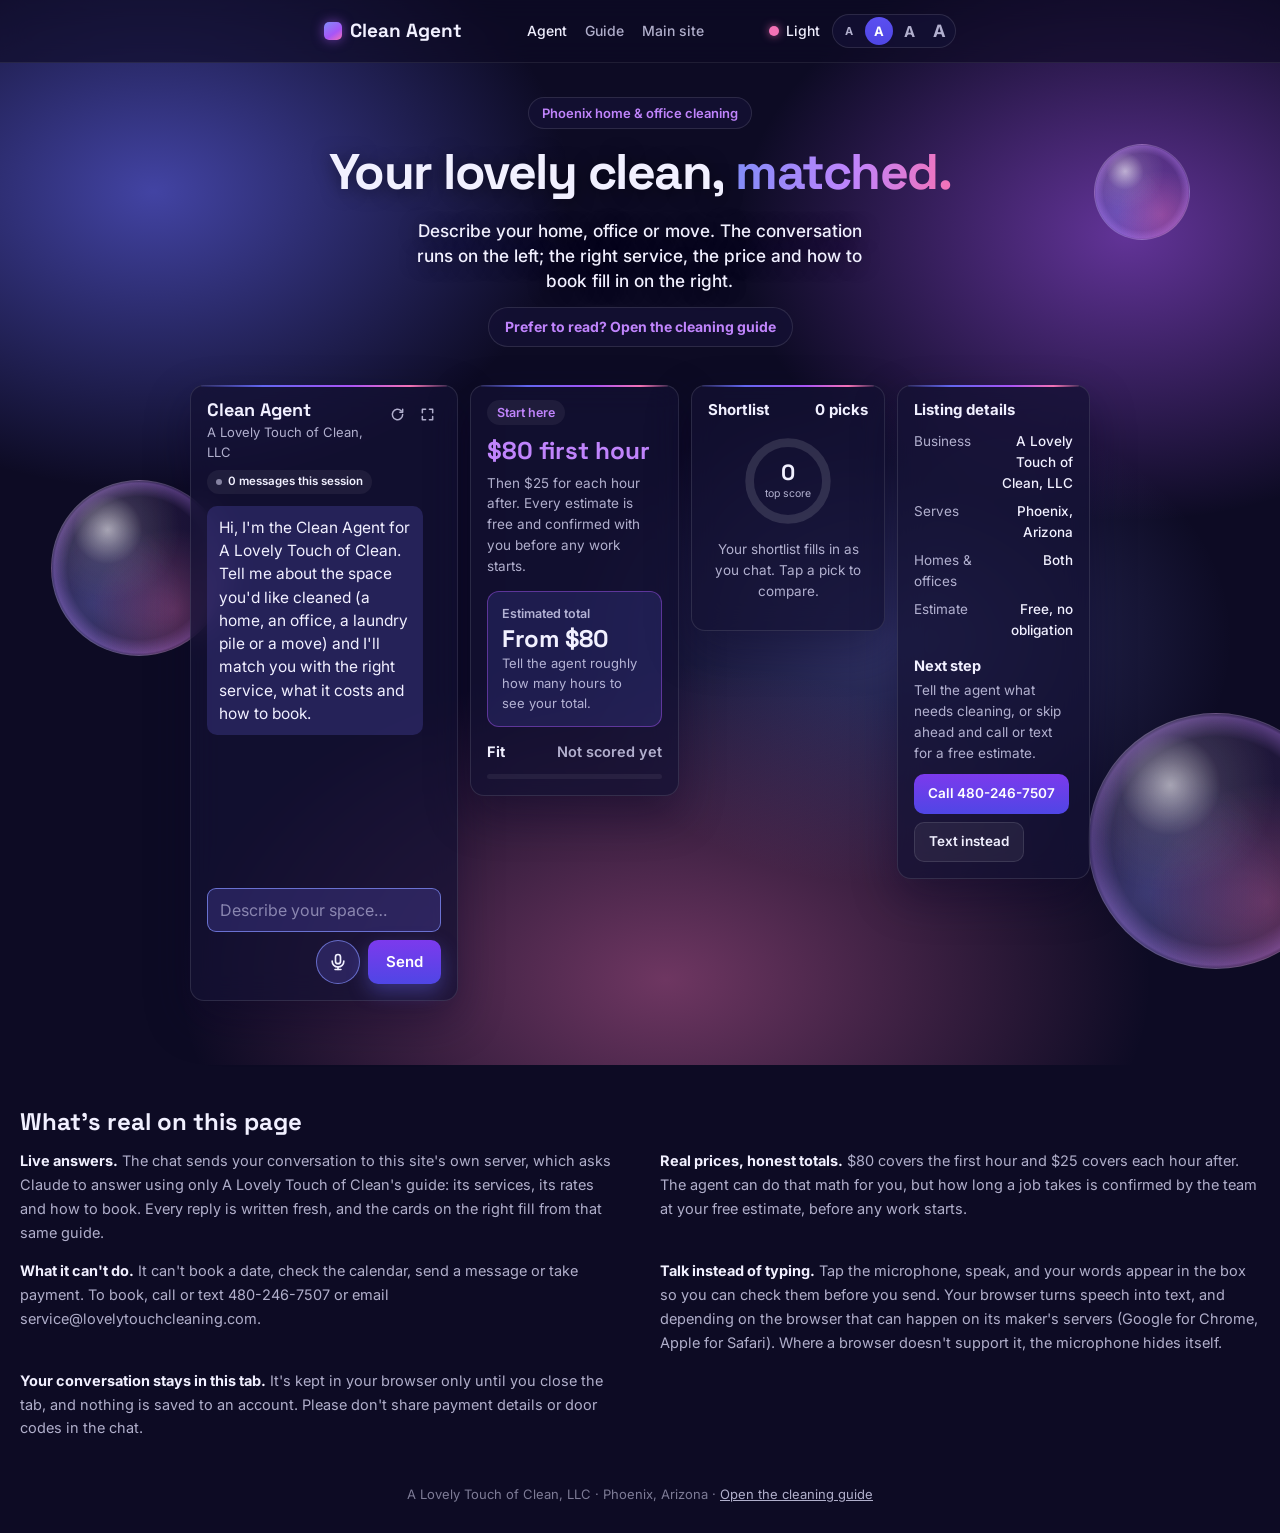
<file: index.html>
<!DOCTYPE html>
<html lang="en" data-theme="dark" data-font-size="md">
<head>
<meta charset="UTF-8">
<meta name="viewport" content="width=device-width, initial-scale=1, viewport-fit=cover">
<title>Clean Agent — A Lovely Touch of Clean, Phoenix AZ</title>
<meta name="description" content="Describe your home, office or move and the Clean Agent matches you with the right A Lovely Touch of Clean service, the price picture and how to book a free estimate.">
<meta name="theme-color" content="#0d0b24">
<script>(function(){var d=document.documentElement;try{var t=localStorage.getItem('pref-theme'),f=localStorage.getItem('pref-font-size');if(t==='light'||t==='dark')d.setAttribute('data-theme',t);if(f==='sm'||f==='md'||f==='lg'||f==='xl')d.setAttribute('data-font-size',f);}catch(e){}})();</script>
<link rel="preconnect" href="https://fonts.googleapis.com">
<link rel="preconnect" href="https://fonts.gstatic.com" crossorigin>
<link rel="stylesheet" href="https://fonts.googleapis.com/css2?family=Space+Grotesk:wght@500;600;700&amp;family=Inter:wght@400;500;600;700&amp;display=swap">
<link rel="stylesheet" href="css/engine.css">
</head>
<body>

<div class="stage">
  <div class="bubbles" aria-hidden="true"><span class="bubble b1"></span><span class="bubble b2"></span><span class="bubble b3"></span></div>

  <header class="topbar">
    <nav class="nav" aria-label="Main">
      <a class="brand" href="index.html"><span class="brand-mark" aria-hidden="true"></span>Clean Agent</a>
      <div class="nav-links">
        <a href="index.html" aria-current="page">Agent</a>
        <a href="guide.html">Guide</a>
        <a href="https://lovelytouchcleaning.com" rel="noopener">Main site</a>
      </div>
      <div class="controls">
        <button class="ctl theme" type="button" data-theme-toggle aria-pressed="true" aria-label="Dark theme on. Switch to light theme"><span class="sun" aria-hidden="true"></span><span data-theme-label>Light</span></button>
        <div class="sizes" role="group" aria-label="Text size">
          <button class="ctl size s-sm" type="button" data-size="sm" aria-pressed="false" aria-label="Text size Small">A</button>
          <button class="ctl size s-md" type="button" data-size="md" aria-pressed="true" aria-label="Text size Normal (selected)">A</button>
          <button class="ctl size s-lg" type="button" data-size="lg" aria-pressed="false" aria-label="Text size Large">A</button>
          <button class="ctl size s-xl" type="button" data-size="xl" aria-pressed="false" aria-label="Text size Largest">A</button>
        </div>
      </div>
    </nav>
  </header>

  <section class="hero">
    <span class="hero-tag">Phoenix home &amp; office cleaning</span>
    <h1>Your lovely clean, <span class="grad">matched.</span></h1>
    <p>Describe your home, office or move. The conversation runs on the left; the right service, the price and how to book fill in on the right.</p>
    <a class="hero-link" href="guide.html">Prefer to read? Open the cleaning guide</a>
  </section>

  <section class="board" aria-label="Clean Agent">
    <div class="card chat" id="chat">
      <div class="chat-head">
        <h2>Clean Agent</h2>
        <p class="sub">A Lovely Touch of Clean, LLC</p>
        <span class="count-chip" id="countChip"><span class="dot"></span><span id="countLabel">0 messages this session</span></span>
        <div class="head-icons">
          <button class="icon" id="resetBtn" type="button" title="Start over" aria-label="Start over">
            <svg viewBox="0 0 16 16" fill="none" stroke="currentColor" stroke-width="1.6" stroke-linecap="round" stroke-linejoin="round" aria-hidden="true"><path d="M13.5 8a5.5 5.5 0 1 1-1.6-3.9"/><path d="M13.5 2.5v3h-3"/></svg>
          </button>
          <button class="icon" id="expandBtn" type="button" title="Expand chat" aria-label="Expand chat" aria-pressed="false">
            <svg class="ico-expand" viewBox="0 0 16 16" fill="none" stroke="currentColor" stroke-width="1.6" stroke-linecap="round" stroke-linejoin="round" aria-hidden="true"><path d="M2.5 6V2.5H6M10 2.5h3.5V6M13.5 10v3.5H10M6 13.5H2.5V10"/></svg>
            <svg class="ico-collapse" viewBox="0 0 16 16" fill="none" stroke="currentColor" stroke-width="1.6" stroke-linecap="round" stroke-linejoin="round" aria-hidden="true"><path d="M6 2.5V6H2.5M13.5 6H10V2.5M10 13.5V10h3.5M2.5 10H6v3.5"/></svg>
          </button>
        </div>
      </div>
      <div class="messages" id="messages" aria-live="polite"></div>
      <div class="composer">
        <label class="sr-only" for="chatInput">Describe what you need cleaned</label>
        <textarea id="chatInput" rows="1" maxlength="1500" placeholder="Describe your space…" enterkeyhint="send"></textarea>
        <button class="mic" id="micBtn" type="button" title="Speak instead" aria-label="Speak instead of typing" aria-pressed="false" hidden>
          <svg viewBox="0 0 24 24" fill="none" stroke="currentColor" stroke-width="2" stroke-linecap="round" stroke-linejoin="round" aria-hidden="true"><rect x="9" y="3" width="6" height="11" rx="3"/><path d="M5 11a7 7 0 0 0 14 0"/><path d="M12 18v3"/><path d="M8.5 21h7"/></svg>
        </button>
        <button class="send" id="sendBtn" type="button">Send</button>
      </div>
      <p class="voice-note" id="voiceNote" role="status" hidden></p>
    </div>

    <div class="card result" id="matchCard">
      <span class="match-tag" id="matchTag">Start here</span>
      <div class="match-name" id="matchName">$80 first hour</div>
      <p class="block-text" id="matchWhy">Then $25 for each hour after. Every estimate is free and confirmed with you before any work starts.</p>
      <div class="total-box" id="totalBox" aria-live="polite">
        <span class="total-label" id="totalLabel">Estimated total</span>
        <span class="total-amount" id="totalAmount">From $80</span>
        <span class="total-math" id="totalMath">Tell the agent roughly how many hours to see your total.</span>
      </div>
      <div class="divider">
        <div class="card-row"><span class="block-title">Fit</span><span class="block-title" id="fitValue">Not scored yet</span></div>
        <div class="gauge" aria-hidden="true"><span class="gauge-fill" id="gaugeFill"></span></div>
      </div>
      <ul class="terms extra" id="matchExtra" hidden></ul>
    </div>

    <div class="card result">
      <div class="card-row"><h3 class="mini-h">Shortlist</h3><h3 class="mini-h" id="shortValue">0 picks</h3></div>
      <div class="donut-wrap">
        <div class="donut" role="img" id="donut" aria-label="Top score: none yet">
          <svg viewBox="0 0 100 100" aria-hidden="true">
            <defs><linearGradient id="arcGrad" x1="0" y1="0" x2="1" y2="1"><stop offset="0" stop-color="#6366f1"/><stop offset="0.55" stop-color="#a855f7"/><stop offset="1" stop-color="#f472b6"/></linearGradient></defs>
            <circle class="track" cx="50" cy="50" r="40" fill="none" stroke-width="9"/>
            <circle class="arc" id="arc" cx="50" cy="50" r="40" fill="none" stroke="url(#arcGrad)" stroke-width="9" stroke-linecap="round" stroke-dasharray="251.33" stroke-dashoffset="251.33"/>
          </svg>
          <div class="center"><span class="pct" id="pct">0</span><span class="lbl" id="pctLabel">top score</span></div>
        </div>
      </div>
      <p class="center-text" id="shortText">Your shortlist fills in as you chat. Tap a pick to compare.</p>
      <div class="picks" id="picks" role="group" aria-label="Recommended services"></div>
    </div>

    <div class="card result">
      <h3 class="mini-h">Listing details</h3>
      <ul class="terms" id="terms">
        <li><span>Business</span><span>A Lovely Touch of Clean, LLC</span></li>
        <li><span>Serves</span><span>Phoenix, Arizona</span></li>
        <li><span>Homes &amp; offices</span><span>Both</span></li>
        <li><span>Estimate</span><span>Free, no obligation</span></li>
      </ul>
      <div class="next">
        <div class="block-title">Next step</div>
        <p class="block-text" id="nextText">Tell the agent what needs cleaning, or skip ahead and call or text for a free estimate.</p>
        <div class="cta-row">
          <a class="cta" href="tel:+14802467507">Call 480-246-7507</a>
          <a class="cta ghost" href="sms:+14802467507">Text instead</a>
        </div>
      </div>
    </div>
  </section>
</div>

<section class="notes" aria-labelledby="notesTitle">
  <div class="notes-inner">
    <h2 id="notesTitle">What's real on this page</h2>
    <p><strong>Live answers.</strong> The chat sends your conversation to this site's own server, which asks Claude to answer using only A Lovely Touch of Clean's guide: its services, its rates and how to book. Every reply is written fresh, and the cards on the right fill from that same guide.</p>
    <p><strong>Real prices, honest totals.</strong> $80 covers the first hour and $25 covers each hour after. The agent can do that math for you, but how long a job takes is confirmed by the team at your free estimate, before any work starts.</p>
    <p><strong>What it can't do.</strong> It can't book a date, check the calendar, send a message or take payment. To book, call or text 480-246-7507 or email service@lovelytouchcleaning.com.</p>
    <p><strong>Talk instead of typing.</strong> Tap the microphone, speak, and your words appear in the box so you can check them before you send. Your browser turns speech into text, and depending on the browser that can happen on its maker's servers (Google for Chrome, Apple for Safari). Where a browser doesn't support it, the microphone hides itself.</p>
    <p><strong>Your conversation stays in this tab.</strong> It's kept in your browser only until you close the tab, and nothing is saved to an account. Please don't share payment details or door codes in the chat.</p>
  </div>
</section>

<footer>A Lovely Touch of Clean, LLC · Phoenix, Arizona · <a href="guide.html">Open the cleaning guide</a></footer>

<script src="js/prefs.js"></script>
<script src="js/engine.js"></script>
</body>
</html>
</file>
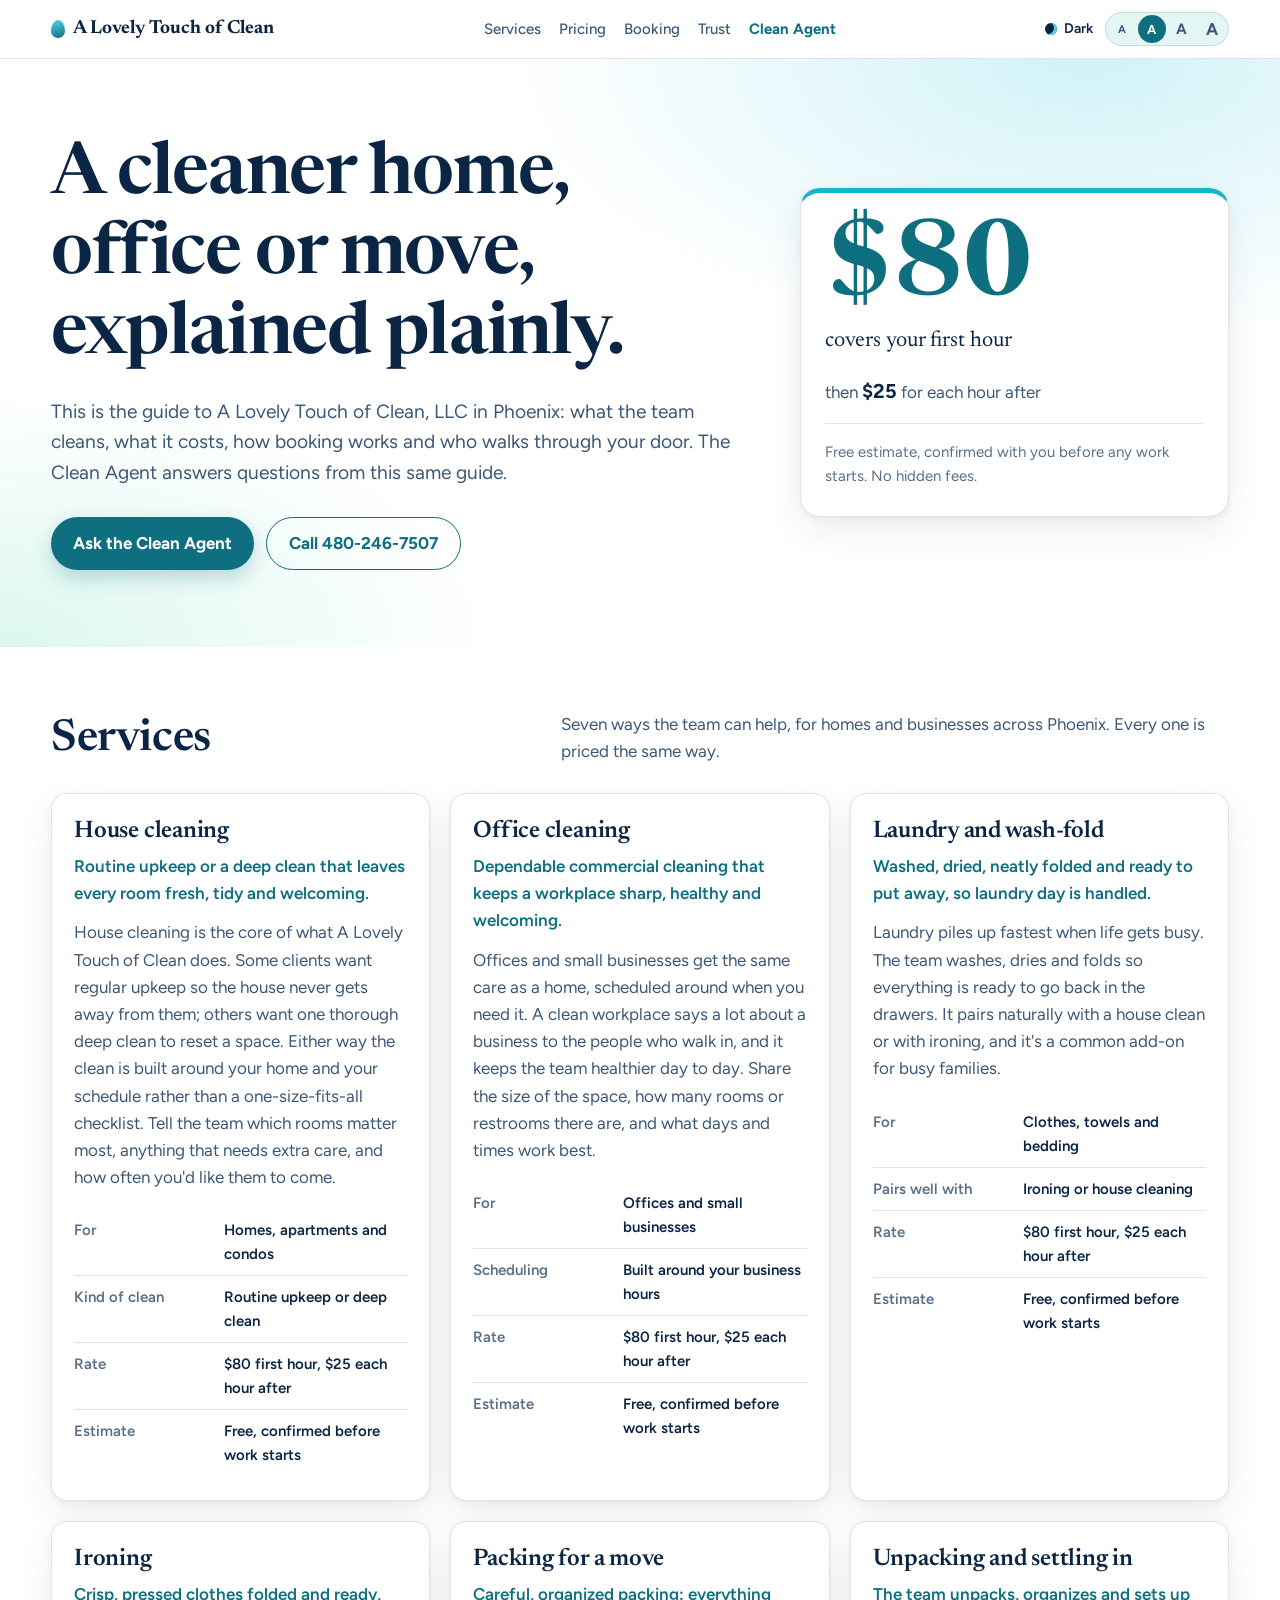
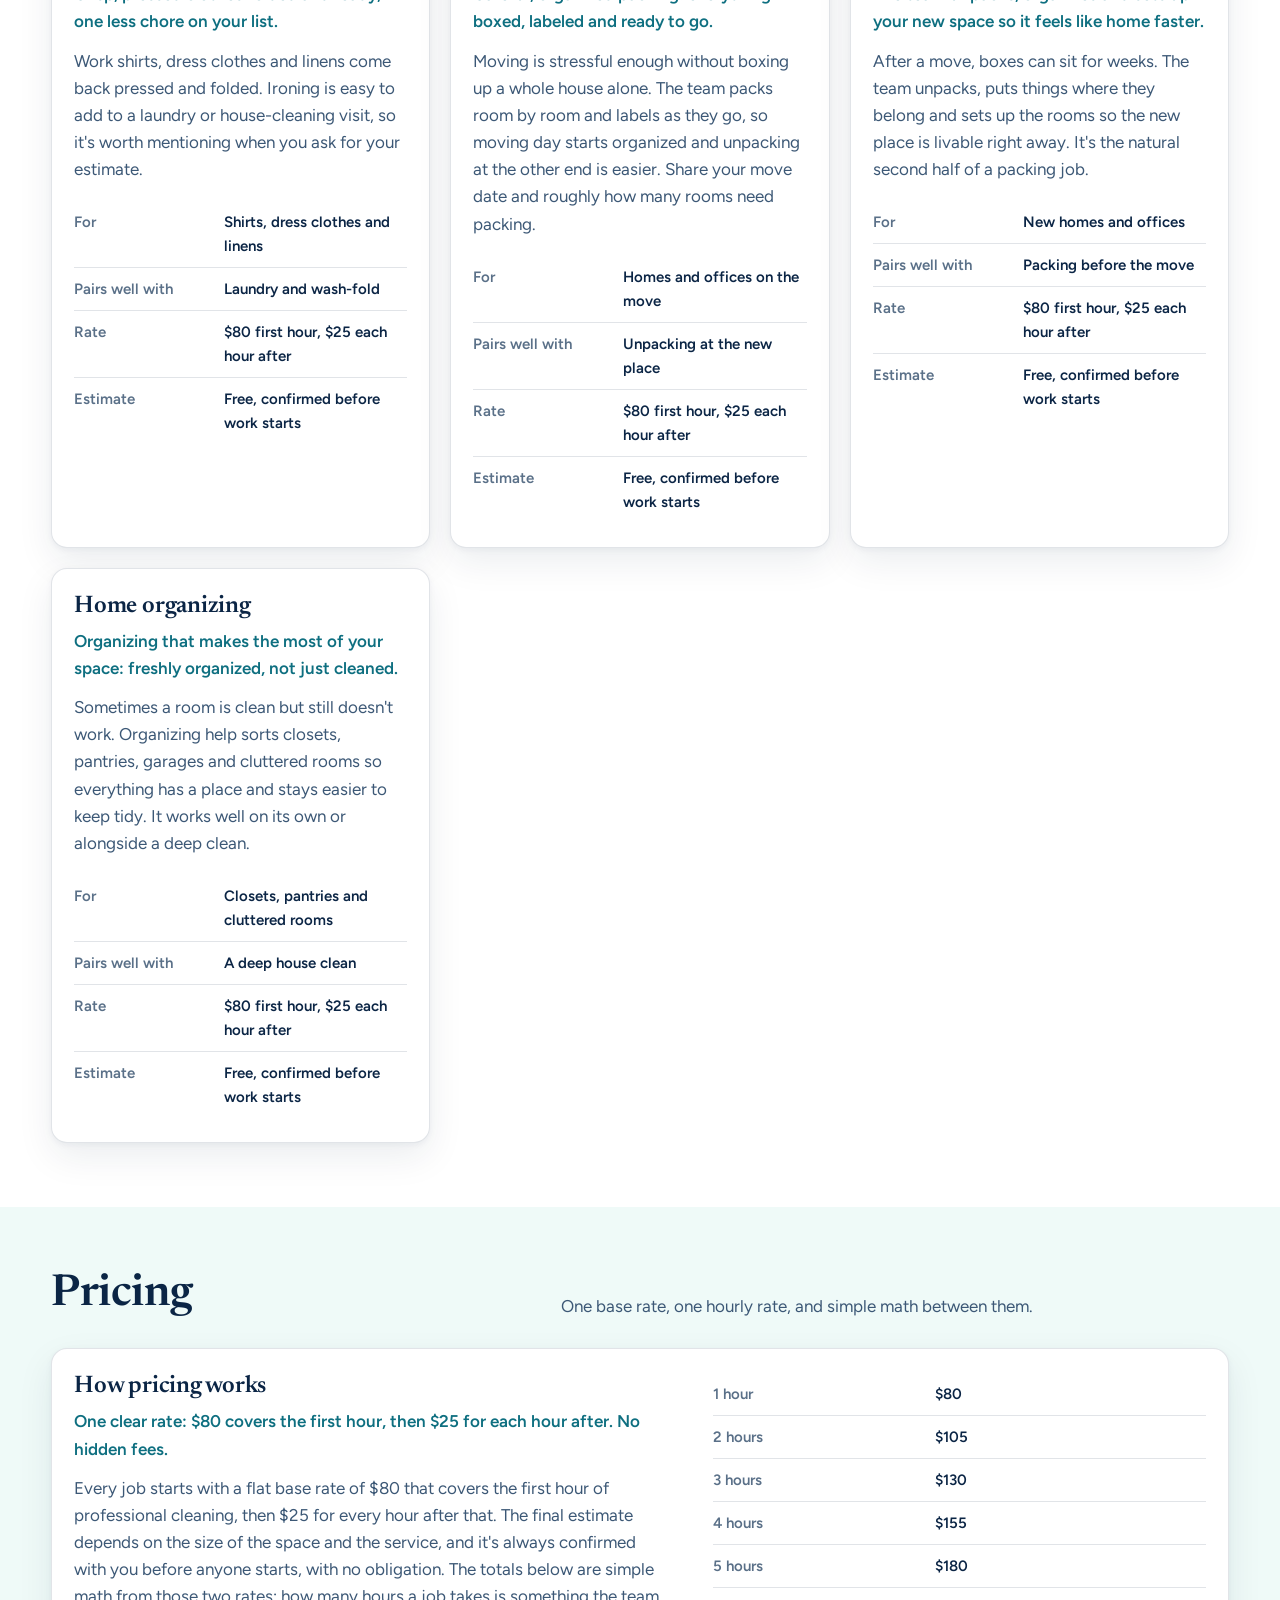
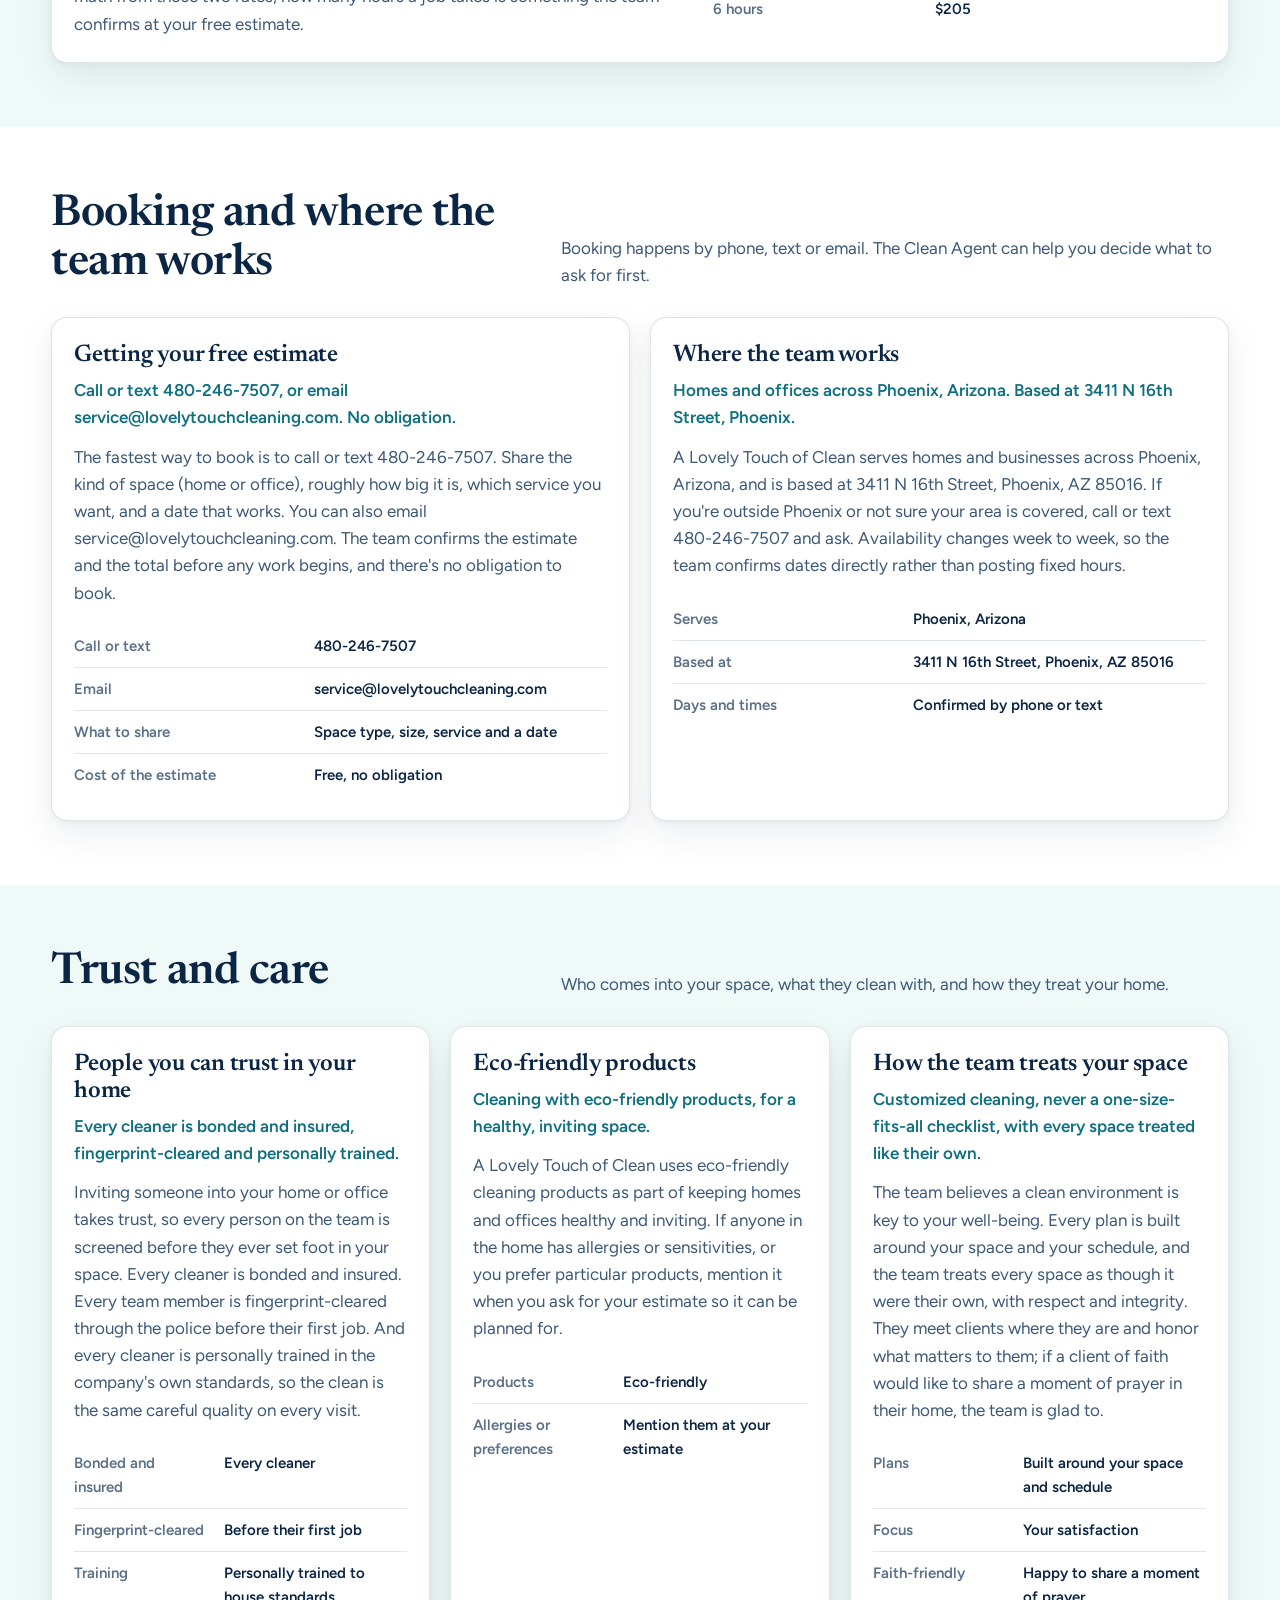
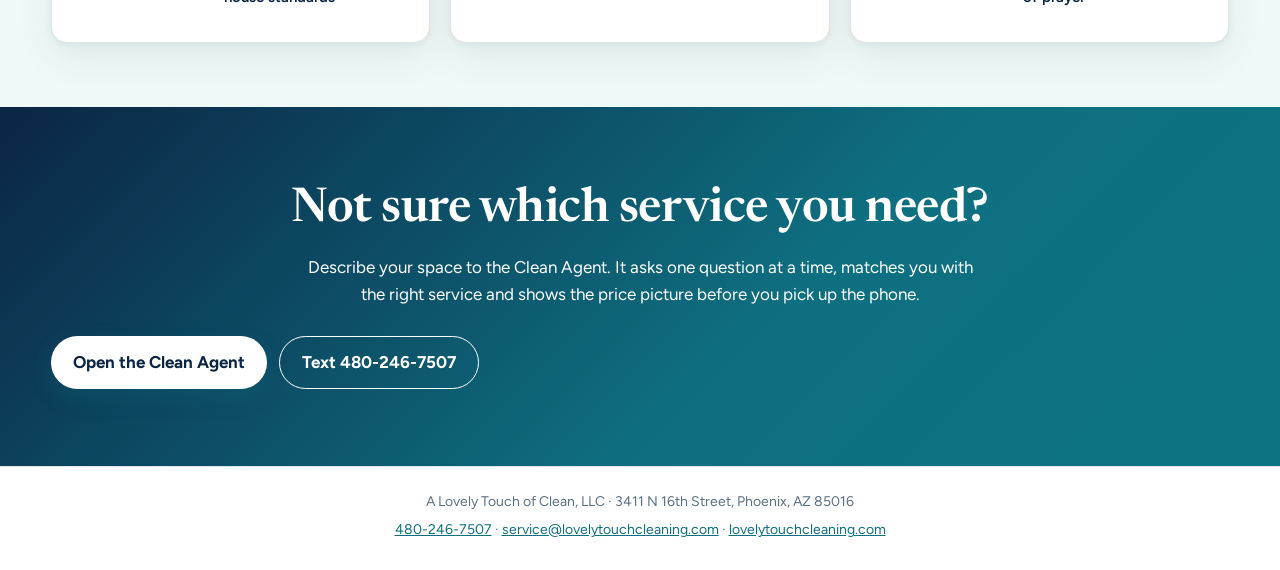
<file: guide.html>
<!DOCTYPE html>
<html lang="en" data-theme="light" data-font-size="md">
<head>
<meta charset="UTF-8">
<meta name="viewport" content="width=device-width, initial-scale=1, viewport-fit=cover">
<title>Cleaning Guide — A Lovely Touch of Clean, Phoenix AZ</title>
<meta name="description" content="Every service A Lovely Touch of Clean offers in Phoenix, the $80 first-hour rate, how free estimates work and who comes into your home or office.">
<meta name="theme-color" content="#0f7c8c">
<script>(function(){var d=document.documentElement;try{var t=localStorage.getItem('pref-theme'),f=localStorage.getItem('pref-font-size');if(t==='light'||t==='dark')d.setAttribute('data-theme',t);if(f==='sm'||f==='md'||f==='lg'||f==='xl')d.setAttribute('data-font-size',f);}catch(e){}})();</script>
<link rel="preconnect" href="https://fonts.googleapis.com">
<link rel="preconnect" href="https://fonts.gstatic.com" crossorigin>
<link rel="stylesheet" href="https://fonts.googleapis.com/css2?family=Newsreader:opsz,wght@6..72,500;6..72,600;6..72,700&amp;family=Figtree:wght@400;500;600;700&amp;display=swap">
<link rel="stylesheet" href="css/guide.css">
</head>
<body>

<header class="topbar">
  <nav class="nav" aria-label="Main">
    <a class="brand" href="guide.html"><span class="brand-drop" aria-hidden="true"></span>A Lovely Touch of Clean</a>
    <div class="nav-links">
      <a href="#services">Services</a>
      <a href="#pricing">Pricing</a>
      <a href="#booking">Booking</a>
      <a href="#trust">Trust</a>
      <a class="agent-link" href="index.html">Clean Agent</a>
    </div>
    <div class="controls">
      <button class="ctl theme" type="button" data-theme-toggle aria-pressed="false" aria-label="Light theme on. Switch to dark theme"><span class="moon" aria-hidden="true"></span><span data-theme-label>Dark</span></button>
      <div class="sizes" role="group" aria-label="Text size">
        <button class="ctl size s-sm" type="button" data-size="sm" aria-pressed="false" aria-label="Text size Small">A</button>
        <button class="ctl size s-md" type="button" data-size="md" aria-pressed="true" aria-label="Text size Normal (selected)">A</button>
        <button class="ctl size s-lg" type="button" data-size="lg" aria-pressed="false" aria-label="Text size Large">A</button>
        <button class="ctl size s-xl" type="button" data-size="xl" aria-pressed="false" aria-label="Text size Largest">A</button>
      </div>
    </div>
  </nav>
</header>

<main>
  <section class="hero">
    <div class="hero-copy">
      <h1>A cleaner home, office or move, explained plainly.</h1>
      <p class="lede">This is the guide to A Lovely Touch of Clean, LLC in Phoenix: what the team cleans, what it costs, how booking works and who walks through your door. The Clean Agent answers questions from this same guide.</p>
      <div class="hero-actions">
        <a class="btn" href="index.html">Ask the Clean Agent</a>
        <a class="btn quiet" href="tel:+14802467507">Call 480-246-7507</a>
      </div>
    </div>
    <aside class="rate-card" aria-label="The rate at a glance">
      <p class="rate-big">$80</p>
      <p class="rate-line">covers your first hour</p>
      <p class="rate-plus">then <strong>$25</strong> for each hour after</p>
      <p class="rate-note">Free estimate, confirmed with you before any work starts. No hidden fees.</p>
    </aside>
  </section>

  <section class="band" id="services" aria-labelledby="servicesTitle">
    <div class="band-head">
      <h2 id="servicesTitle">Services</h2>
      <p>Seven ways the team can help, for homes and businesses across Phoenix. Every one is priced the same way.</p>
    </div>
    <div class="entries services" data-group="service" aria-live="polite"></div>
  </section>

  <section class="band tint" id="pricing" aria-labelledby="pricingTitle">
    <div class="band-head">
      <h2 id="pricingTitle">Pricing</h2>
      <p>One base rate, one hourly rate, and simple math between them.</p>
    </div>
    <div class="entries wide" data-ids="pricing"></div>
  </section>

  <section class="band" id="booking" aria-labelledby="bookingTitle">
    <div class="band-head">
      <h2 id="bookingTitle">Booking and where the team works</h2>
      <p>Booking happens by phone, text or email. The Clean Agent can help you decide what to ask for first.</p>
    </div>
    <div class="entries pair" data-ids="free-estimate,service-area"></div>
  </section>

  <section class="band tint" id="trust" aria-labelledby="trustTitle">
    <div class="band-head">
      <h2 id="trustTitle">Trust and care</h2>
      <p>Who comes into your space, what they clean with, and how they treat your home.</p>
    </div>
    <div class="entries trio" data-ids="trust-and-safety,eco-friendly,our-approach"></div>
  </section>

  <section class="closing" aria-labelledby="closingTitle">
    <h2 id="closingTitle">Not sure which service you need?</h2>
    <p>Describe your space to the Clean Agent. It asks one question at a time, matches you with the right service and shows the price picture before you pick up the phone.</p>
    <div class="hero-actions">
      <a class="btn" href="index.html">Open the Clean Agent</a>
      <a class="btn quiet" href="sms:+14802467507">Text 480-246-7507</a>
    </div>
  </section>
</main>

<footer>
  <p>A Lovely Touch of Clean, LLC · 3411 N 16th Street, Phoenix, AZ 85016</p>
  <p><a href="tel:+14802467507">480-246-7507</a> · <a href="mailto:service@lovelytouchcleaning.com">service@lovelytouchcleaning.com</a> · <a href="https://lovelytouchcleaning.com" rel="noopener">lovelytouchcleaning.com</a></p>
</footer>

<script src="js/prefs.js"></script>
<script src="js/guide.js"></script>
</body>
</html>
</file>
<file: css/engine.css>
/* Clean Agent — engine styles.
   Layout follows the condensed F.T.T.U showroom: a narrow centered nav, a centered hero and a
   four-card board that tops out around two thirds of the screen instead of running edge to edge.
   Colors follow the standing engine template (indigo / purple / pink on a deep night background). */

:root{
  --indigo:#6366f1; --purple:#a855f7; --indigo-soft:#818cf8; --purple-soft:#c084fc; --pink:#f472b6;
  --serif:'Space Grotesk', 'Segoe UI', system-ui, -apple-system, Roboto, 'Helvetica Neue', Arial, sans-serif;
  --sans:'Inter', system-ui, -apple-system, 'Segoe UI', Roboto, 'Helvetica Neue', Arial, sans-serif;
  --coral:#ff7a6b;
}
html{font-size:100%;}
html[data-font-size="sm"]{font-size:87.5%;}
html[data-font-size="lg"]{font-size:112.5%;}
html[data-font-size="xl"]{font-size:125%;}

html[data-theme="dark"]{
  --page:#0d0b24;
  --text:#f1f0ff; --text-soft:rgba(228,226,255,0.76); --text-dim:rgba(228,226,255,0.52);
  --bar:rgba(13,11,36,0.9); --bar-line:rgba(255,255,255,0.08);
  --card:rgba(20,17,52,0.72); --card-solid:#161337; --card-line:rgba(255,255,255,0.11);
  --well:rgba(255,255,255,0.06); --chip:rgba(20,17,52,0.82);
  --bubble:rgba(76,70,170,0.34); --value:var(--purple-soft);
  --track:rgba(255,255,255,0.12);
  --glow-a:rgba(99,102,241,0.62); --glow-b:rgba(168,85,247,0.55); --glow-c:rgba(244,114,182,0.42);
  --hero-shadow:0 0.125rem 1.125rem rgba(0,0,0,0.5);
  color-scheme:dark;
}
html[data-theme="light"]{
  --page:#f5f3ff;
  --text:#1b1640; --text-soft:rgba(27,22,64,0.74); --text-dim:rgba(27,22,64,0.66);
  --bar:rgba(250,249,255,0.92); --bar-line:rgba(27,22,64,0.08);
  --card:rgba(255,255,255,0.8); --card-solid:#ffffff; --card-line:rgba(27,22,64,0.1);
  --well:rgba(99,102,241,0.08); --chip:rgba(255,255,255,0.88);
  --bubble:rgba(99,102,241,0.1); --value:#7c3aed;
  --track:rgba(27,22,64,0.1);
  --glow-a:rgba(99,102,241,0.5); --glow-b:rgba(168,85,247,0.42); --glow-c:rgba(244,114,182,0.4);
  --hero-shadow:0 0.0625rem 0.75rem rgba(255,255,255,0.7);
  color-scheme:light;
}

*,*::before,*::after{box-sizing:border-box;}
html{-webkit-text-size-adjust:100%; scroll-padding-top:calc(4.5rem + env(safe-area-inset-top,0px));}
body{margin:0; background:var(--page); color:var(--text); font-family:var(--sans); font-size:0.9375rem; line-height:1.55;}
h1,h2,h3{font-family:var(--serif); font-weight:700; margin:0; line-height:1.1;}
p{margin:0;}
a{color:inherit;}
button{font:inherit; color:inherit;}
:focus-visible{outline:0.125rem solid var(--purple-soft); outline-offset:0.125rem; border-radius:0.375rem;}
[hidden]{display:none !important;}
.sr-only{position:absolute; width:1px; height:1px; overflow:hidden; clip:rect(0 0 0 0); clip-path:inset(50%); white-space:nowrap;}

/* ───────── stage: vibrant glow, no scrim ───────── */
.stage{
  position:relative; isolation:isolate; min-height:100vh; min-height:100svh; padding-bottom:4rem;
  background-color:var(--page);
  background-image:
    radial-gradient(42rem 30rem at 12% 18%, var(--glow-a), transparent 62%),
    radial-gradient(38rem 28rem at 88% 22%, var(--glow-b), transparent 64%),
    radial-gradient(46rem 30rem at 52% 92%, var(--glow-c), transparent 66%),
    radial-gradient(30rem 22rem at 70% 60%, rgba(129,140,248,0.32), transparent 70%);
}
/* Bubbles sit in their own clipped layer so the stage itself never becomes a scroll container
   (that would stop the sticky top bar from sticking). */
.bubbles{position:absolute; inset:0; z-index:-1; overflow:hidden; pointer-events:none;}
.bubble{position:absolute; border-radius:50%;
  background:
    radial-gradient(circle at 32% 28%, rgba(255,255,255,0.6), rgba(255,255,255,0.1) 20%, transparent 42%),
    radial-gradient(circle at 70% 74%, rgba(244,114,182,0.32), transparent 46%),
    radial-gradient(circle at 24% 70%, rgba(129,140,248,0.3), transparent 50%),
    radial-gradient(circle, rgba(192,132,252,0.1) 58%, rgba(192,132,252,0.42) 69%, transparent 73%);
  border:1px solid rgba(255,255,255,0.14);
}
html[data-theme="light"] .bubble{border-color:rgba(99,102,241,0.18);}
.b1{width:11rem; height:11rem; left:4%; top:30rem;}
.b2{width:6rem; height:6rem; right:7%; top:9rem;}
.b3{width:16rem; height:16rem; right:-4rem; bottom:6rem;}

/* ───────── top bar (condensed, centered) ───────── */
.topbar{
  position:sticky; top:0; z-index:40;
  background:var(--bar); border-bottom:1px solid var(--bar-line);
  padding-top:env(safe-area-inset-top,0px);
  padding-left:env(safe-area-inset-left,0px); padding-right:env(safe-area-inset-right,0px);
}
@supports ((-webkit-backdrop-filter:blur(1px)) or (backdrop-filter:blur(1px))){
  html[data-theme="dark"] .topbar{background:rgba(13,11,36,0.62);}
  html[data-theme="light"] .topbar{background:rgba(250,249,255,0.72);}
  .topbar{-webkit-backdrop-filter:blur(0.75rem); backdrop-filter:blur(0.75rem);}
}
.nav{
  display:flex; flex-wrap:wrap; align-items:center; justify-content:center; gap:0.5rem 1.25rem;
  padding:0.75rem 1rem; width:100%; max-width:42rem; margin:0 auto;
}
.brand{display:inline-flex; align-items:center; gap:0.5rem; text-decoration:none; font-family:var(--serif); font-weight:700; font-size:1.1875rem; white-space:nowrap;}
.brand-mark{width:1.125rem; height:1.125rem; border-radius:0.3125rem; background:linear-gradient(145deg,var(--indigo-soft),var(--purple) 60%,var(--pink)); box-shadow:0 0 0.75rem rgba(168,85,247,0.6); flex-shrink:0;}
.nav-links{display:flex; flex-wrap:wrap; justify-content:center; align-items:center; gap:0.25rem 1.125rem; font-size:0.875rem; font-weight:500;}
.nav-links a{text-decoration:none; color:var(--text-soft); padding:0.25rem 0;}
.nav-links a:hover{color:var(--text);}
.nav-links a[aria-current="page"]{color:var(--text);}
.controls{display:flex; flex-wrap:wrap; justify-content:center; align-items:center; gap:0.5rem 0.75rem;}
.ctl{background:none; border:0; cursor:pointer; color:var(--text); font-weight:500; font-size:0.875rem; white-space:nowrap;}
.theme{display:inline-flex; align-items:center; gap:0.4375rem; padding:0.25rem 0;}
.theme .sun{width:0.625rem; height:0.625rem; border-radius:50%; background:var(--pink); box-shadow:0 0 0.5rem rgba(244,114,182,0.7);}
html[data-theme="light"] .theme .sun{background:var(--indigo); box-shadow:none;}
.sizes{display:inline-flex; align-items:center; gap:0.125rem; padding:0.125rem; border-radius:999px; border:1px solid var(--card-line); background:var(--chip);}
.size{width:1.75rem; height:1.75rem; border-radius:999px; display:inline-flex; align-items:center; justify-content:center; font-weight:700; line-height:1; color:var(--text-soft);}
.size.s-sm{font-size:0.6875rem;} .size.s-md{font-size:0.8125rem;} .size.s-lg{font-size:0.9375rem;} .size.s-xl{font-size:1.0625rem;}
.size[aria-pressed="true"]{background:#4f46e5; background-image:linear-gradient(180deg,#5b4ff0,#4f46e5); color:#fff;}
@media (min-width:47.5em){
  .nav{flex-wrap:nowrap; justify-content:space-between; max-width:42rem; padding:0.875rem 1.25rem;}
}

/* ───────── hero ───────── */
.hero{text-align:center; padding:2.125rem 1.25rem 1.625rem;}
.hero-tag{
  display:inline-block; padding:0.3125rem 0.8125rem; border-radius:999px; margin-bottom:1rem;
  background:var(--chip); border:1px solid var(--card-line); color:var(--purple-soft);
  font-size:0.8125rem; font-weight:600;
}
html[data-theme="light"] .hero-tag{color:#6d28d9;}
.hero h1{font-size:clamp(2.125rem, 5.4vw, 3.125rem); letter-spacing:-0.03em; text-shadow:var(--hero-shadow); overflow-wrap:anywhere;}
.hero h1 .grad{
  color:var(--purple-soft);
  background:linear-gradient(95deg,var(--indigo-soft) 0%,var(--purple-soft) 55%,var(--pink) 100%);
  -webkit-background-clip:text; background-clip:text; -webkit-text-fill-color:transparent; text-shadow:none;
}
.hero p{max-width:26em; margin:1.125rem auto 0; font-size:clamp(1rem, 1.35vw, 1.125rem); line-height:1.45; font-weight:500; text-shadow:var(--hero-shadow);}
.hero-link{
  display:inline-block; margin-top:0.875rem; padding:0.5rem 1rem; border-radius:999px;
  background:var(--chip); border:1px solid var(--card-line);
  font-size:0.875rem; font-weight:700; color:var(--purple-soft); text-decoration:none;
}
.hero-link:hover{border-color:var(--purple-soft);}
html[data-theme="light"] .hero-link{color:#6d28d9;}

/* ───────── board: chat + three live cards, condensed ───────── */
.board{
  display:grid; grid-template-columns:minmax(0,1fr); gap:0.875rem; align-items:start;
  width:calc(100% - 1.5rem); margin:0.75rem auto 0;
}
@media (min-width:43.75em){
  .board{grid-template-columns:repeat(3, minmax(0,1fr)); width:calc(100% - 3rem);}
  .chat{grid-column:1 / -1;}
}
@media (min-width:68.75em){
  .board{
    grid-template-columns:1.36fr 1.06fr 0.98fr 0.98fr; gap:0.75rem;
    width:min(calc(100% - 3rem), clamp(56.25rem, 66vw, 83.75rem));
  }
  .chat{grid-column:auto;}
}
.card{
  position:relative; min-width:0;
  background:var(--card-solid); border:1px solid var(--card-line); border-radius:0.875rem;
  box-shadow:0 1.125rem 2.75rem rgba(10,6,40,0.38); padding:0.875rem 1rem 1rem;
}
@supports ((-webkit-backdrop-filter:blur(1px)) or (backdrop-filter:blur(1px))){
  .card{background:var(--card); -webkit-backdrop-filter:blur(0.875rem); backdrop-filter:blur(0.875rem);}
}
.card::before{
  content:""; position:absolute; left:0.625rem; right:0.625rem; top:-1px; height:0.125rem; border-radius:0.125rem;
  background:linear-gradient(90deg, rgba(99,102,241,0.15), var(--indigo) 25%, var(--purple) 60%, var(--pink) 85%, rgba(244,114,182,0.15));
}
.card h2{font-size:1.125rem;}
.mini-h{font-family:var(--sans); font-weight:700; font-size:0.9375rem; line-height:1.3;}
.card-row{display:flex; justify-content:space-between; align-items:baseline; gap:0.75rem; flex-wrap:wrap;}

/* chat */
.chat{display:flex; flex-direction:column; container-type:inline-size;}
.chat-head{position:relative; text-align:center; padding:0 3.75rem;}
.chat-head .sub{font-size:0.8125rem; color:var(--text-soft); margin-top:0.125rem;}
.head-icons{position:absolute; top:0; right:0; display:flex; gap:0.125rem;}
.icon{width:1.75rem; height:1.75rem; border:0; background:none; border-radius:0.375rem; color:var(--text-soft); cursor:pointer; display:inline-flex; align-items:center; justify-content:center;}
.icon:hover{color:var(--text); background:var(--well);}
.icon svg{width:0.9375rem; height:0.9375rem;}
.count-chip{display:inline-flex; align-items:center; gap:0.375rem; margin-top:0.5rem; padding:0.1875rem 0.5625rem; border-radius:999px; background:var(--well); font-size:0.71875rem; font-weight:600;}
.count-chip .dot{width:0.375rem; height:0.375rem; border-radius:50%; background:var(--text-dim);}
.count-chip.live .dot{background:#5ee0b0; box-shadow:0 0 0.375rem #5ee0b0;}
.count-chip.error .dot{background:var(--coral);}
.messages{
  display:flex; flex-direction:column; gap:0.625rem; margin:0.625rem -0.25rem 0; padding:0.125rem 0.5rem 0.125rem 0.25rem;
  height:21rem; max-height:56vh; overflow-y:auto; overscroll-behavior:contain;
  scrollbar-width:thin; scrollbar-color:rgba(192,132,252,0.55) transparent;
}
@media (min-width:68.75em){ .messages{height:clamp(13.75rem, calc(100vh - 33rem), 26.25rem); max-height:none;} .composer{gap:0.375rem;} .send{padding:0 0.875rem;} }
.msg{max-width:94%; padding:0.625rem 0.75rem; border-radius:0.625rem; font-size:0.96875rem; line-height:1.5; white-space:pre-wrap; overflow-wrap:anywhere; text-align:left;}
.msg.assistant{align-self:flex-start; background:var(--bubble);}
.msg.user{align-self:flex-end; background:#4f46e5; background-image:linear-gradient(180deg,#5b4ff0,#4f46e5); color:#fff;}
.msg.error{background:rgba(255,122,107,0.12); border:1px solid rgba(255,122,107,0.5);}
.msg.thinking{display:flex; align-items:center; gap:0.5625rem; color:var(--text-soft);}
.spin{width:0.8125rem; height:0.8125rem; border-radius:50%; border:0.125rem solid var(--card-line); border-top-color:var(--purple-soft); animation:spin .8s linear infinite; flex-shrink:0;}
@keyframes spin{to{transform:rotate(360deg);}}
.composer{display:flex; align-items:flex-end; gap:0.5rem; margin-top:0.75rem;}
.composer textarea{
  flex:1; min-width:0; resize:none; height:2.75rem; max-height:7rem; padding:0.6875rem 0.75rem; overflow-y:hidden;
  border:1.5px solid rgba(129,140,248,0.75); border-radius:0.5625rem; background:var(--bubble); color:var(--text);
  font-family:var(--sans); font-size:max(1rem, 16px); line-height:1.3; outline:none;
}
.composer textarea::placeholder{color:var(--text-dim); white-space:nowrap; overflow:hidden; text-overflow:ellipsis;}
.composer textarea:focus{border-color:var(--purple-soft); box-shadow:0 0 0 0.1875rem rgba(168,85,247,0.25);}
.mic{
  width:2.75rem; height:2.75rem; flex-shrink:0; border-radius:50%; cursor:pointer;
  display:inline-flex; align-items:center; justify-content:center;
  border:1.5px solid rgba(129,140,248,0.7); background:var(--bubble); color:var(--text);
}
.mic svg{width:1.25rem; height:1.25rem;}
.mic:hover{border-color:var(--purple-soft);}
.mic[aria-pressed="true"]{border-color:var(--pink); background:rgba(244,114,182,0.2); color:var(--pink); animation:pulse 1.3s ease-in-out infinite;}
@keyframes pulse{50%{box-shadow:0 0 0 0.375rem rgba(244,114,182,0.18);}}
@media (pointer:coarse){ .mic{width:3rem; height:3rem;} }
.voice-note{margin-top:0.5rem; font-size:0.8125rem; color:var(--text-soft); text-align:center;}
.voice-note.warn{color:var(--coral);}
.send{
  height:2.75rem; padding:0 1.125rem; border:0; border-radius:0.625rem; cursor:pointer; flex-shrink:0;
  background:#4f46e5; background-image:linear-gradient(180deg,#7c3aed,#4f46e5); color:#fff; font-weight:600; font-size:0.9375rem;
  box-shadow:0 0.5rem 1.25rem rgba(99,102,241,0.38);
}
.send:disabled{opacity:.55; cursor:not-allowed;}

/* When the chat card itself is narrow (the four-column desktop row), the text box gets its own full-width line
   and the mic and Send sit underneath on the right, so typing room never shrinks to a sliver. */
@container (max-width:20rem){
  .composer{flex-wrap:wrap; justify-content:flex-end;}
  .composer textarea{flex:1 1 100%;}
}

/* expanded chat */
.chat.expanded{
  position:fixed; z-index:60; inset:0; border-radius:0; grid-column:auto;
  padding:calc(1rem + env(safe-area-inset-top,0px)) calc(1rem + env(safe-area-inset-right,0px)) calc(1rem + env(safe-area-inset-bottom,0px)) calc(1rem + env(safe-area-inset-left,0px));
  background:var(--card-solid);
}
.chat.expanded .messages{height:auto; max-height:none; flex:1;}
.chat.expanded .messages,.chat.expanded .composer,.chat.expanded .chat-head{width:100%; max-width:51.25rem; margin-left:auto; margin-right:auto;}
body.chat-open{overflow:hidden;}
.ico-collapse{display:none;} .chat.expanded .ico-collapse{display:block;} .chat.expanded .ico-expand{display:none;}

/* top match */
.match-tag{display:inline-block; padding:0.1875rem 0.625rem; border-radius:999px; background:var(--well); color:var(--value); font-size:0.78125rem; font-weight:600;}
.match-name{font-family:var(--serif); font-weight:700; color:var(--value); font-size:clamp(1.375rem, 1.9vw, 1.75rem); line-height:1.12; margin:0.75rem 0 0.5rem; overflow-wrap:anywhere;}
.block-title{font-weight:700; font-size:0.90625rem;}
.block-text{font-size:0.84375rem; color:var(--text-soft); margin-top:0.1875rem;}
.divider{margin-top:0.875rem;}
#fitValue{color:var(--text-soft); font-weight:600; text-align:right;}
#fitValue.on{color:var(--text);}
.gauge{height:0.3125rem; border-radius:0.3125rem; margin-top:0.625rem; background:var(--well); overflow:hidden;}
.gauge-fill{display:block; height:100%; width:0; border-radius:inherit; background:linear-gradient(90deg,var(--indigo),var(--purple) 60%,var(--pink)); transition:width .6s ease;}

/* estimated total: the number people came for, shown big */
.total-box{
  display:flex; flex-direction:column; gap:0.125rem; margin-top:0.875rem; padding:0.75rem 0.875rem 0.8125rem;
  border-radius:0.75rem; border:1px solid rgba(168,85,247,0.45);
  background:rgba(99,102,241,0.16);
}
html[data-theme="light"] .total-box{background:rgba(99,102,241,0.08); border-color:rgba(124,58,237,0.35);}
.total-label{font-size:0.78125rem; font-weight:600; color:var(--text-soft);}
.total-amount{font-family:var(--serif); font-weight:700; font-size:clamp(2.25rem, 3.4vw, 2.875rem); line-height:1.05; letter-spacing:-0.02em; color:var(--text); overflow-wrap:anywhere;}
.total-box.empty .total-amount{font-size:1.5rem;}
.total-math{font-size:0.8125rem; color:var(--text-soft);}
.total-box.set{border-color:var(--purple-soft); box-shadow:0 0 0 0.1875rem rgba(168,85,247,0.18), 0 0.75rem 1.75rem rgba(99,102,241,0.25);}
/* the same total, inside the chat on phones where the cards sit below the conversation */
.chat-total{align-self:flex-start; max-width:94%; display:flex; flex-direction:column; gap:0.0625rem; padding:0.625rem 0.875rem; border-radius:0.625rem; border:1px solid var(--purple-soft); background:rgba(99,102,241,0.16); text-align:left;}
html[data-theme="light"] .chat-total{background:rgba(99,102,241,0.08);}
.chat-total .total-amount{font-size:2rem;}
@media (min-width:68.75em){ .chat-total{display:none;} }

/* shortlist */
.donut-wrap{display:flex; justify-content:center; margin:0.875rem 0 0.625rem;}
.donut{width:6rem; height:6rem; position:relative;}
.donut svg{width:100%; height:100%; transform:rotate(-90deg);}
.donut .track{stroke:var(--track);}
.donut .arc{transition:stroke-dashoffset .6s ease;}
.donut .center{position:absolute; inset:0; display:flex; flex-direction:column; align-items:center; justify-content:center;}
.donut .pct{font-family:var(--serif); font-weight:700; font-size:1.375rem; line-height:1;}
.donut .lbl{font-size:0.65625rem; color:var(--text-soft); margin-top:0.1875rem;}
.center-text{text-align:center; font-size:0.84375rem; color:var(--text-soft);}
.picks{display:flex; flex-direction:column; gap:0.375rem; margin-top:0.75rem;}
.pick{
  display:flex; justify-content:space-between; align-items:center; gap:0.625rem; width:100%;
  padding:0.5rem 0.625rem; border-radius:0.5rem; border:1.5px solid transparent; background:var(--well);
  cursor:pointer; text-align:left; font-size:0.84375rem;
}
.pick span:first-child{min-width:0; overflow-wrap:anywhere; font-weight:600;}
.pick span:last-child{flex-shrink:0; color:var(--value); font-weight:700;}
.pick[aria-pressed="true"]{border-color:var(--purple-soft); box-shadow:0 0 0 0.125rem rgba(168,85,247,0.28);}
.pick:hover{border-color:var(--indigo-soft);}

/* listing details */
.terms{list-style:none; margin:0.75rem 0 0; padding:0; display:flex; flex-direction:column; gap:0.4375rem; font-size:0.84375rem;}
.terms li{display:flex; justify-content:space-between; gap:0.75rem;}
.terms li span:first-child{color:var(--text-soft); flex-shrink:0; max-width:48%;}
.terms li span:last-child{text-align:right; font-weight:500; min-width:0; overflow-wrap:anywhere;}
.terms.extra{margin-top:0.875rem; padding-top:0.75rem; border-top:1px solid var(--card-line);}
.next{margin-top:0.875rem;}
.cta-row{display:flex; flex-wrap:wrap; gap:0.5rem; margin-top:0.625rem;}
.cta{
  display:inline-flex; align-items:center; justify-content:center; min-height:2.5rem; padding:0.5rem 0.875rem; border-radius:0.625rem;
  background:#4f46e5; background-image:linear-gradient(180deg,#7c3aed,#4f46e5); color:#fff; font-weight:600; font-size:0.84375rem; text-decoration:none;
}
.cta.ghost{background:var(--well); color:var(--text); border:1px solid var(--card-line);}
.cta:hover{filter:brightness(1.08);}

/* mobile: center headings and copy; label/value lists stay left/right */
@media (max-width:43.6875em){
  .result{text-align:center;}
  .result .card-row{justify-content:center;}
  #fitValue{text-align:center;}
  .result .terms li{text-align:left;}
  .cta-row{justify-content:center;}
}
@media (min-width:43.75em){ .chat-head{text-align:left; padding:0 3.75rem 0 0;} }

/* ───────── notes ───────── */
.notes{background:var(--page); padding:2.75rem 1.25rem 1.25rem;}
.notes-inner{width:100%; max-width:83.75rem; margin:0 auto; display:grid; grid-template-columns:minmax(0,1fr); gap:0.875rem 2.5rem;}
@media (min-width:56.25em){ .notes-inner{grid-template-columns:repeat(2,minmax(0,1fr));} }
.notes h2{font-size:1.5rem; grid-column:1 / -1; text-align:center;}
.notes p{font-size:0.90625rem; color:var(--text-soft); line-height:1.65; text-align:center;}
.notes strong{color:var(--text);}
@media (min-width:43.75em){ .notes h2,.notes p{text-align:left;} }
footer{
  background:var(--page); text-align:center; font-size:0.8125rem; color:var(--text-dim);
  padding:1.5rem calc(1.25rem + env(safe-area-inset-right,0px)) calc(1.75rem + env(safe-area-inset-bottom,0px)) calc(1.25rem + env(safe-area-inset-left,0px));
}
footer a{color:var(--text-soft);}

@media (prefers-reduced-motion:reduce){ *{animation:none !important; transition:none !important; scroll-behavior:auto !important;} }
</file>
<file: css/guide.css>
/* Cleaning guide — editorial layout, Caribbean palette, full-width at every size. */

:root{
  --serif:'Newsreader', 'Iowan Old Style', 'Palatino Linotype', Palatino, Georgia, 'Times New Roman', serif;
  --sans:'Figtree', system-ui, -apple-system, 'Segoe UI', Roboto, 'Helvetica Neue', Arial, sans-serif;
  --gutter:clamp(1.25rem, 4vw, 4rem);
}
html{font-size:100%;}
html[data-font-size="sm"]{font-size:87.5%;}
html[data-font-size="lg"]{font-size:112.5%;}
html[data-font-size="xl"]{font-size:125%;}

html[data-theme="light"]{
  --page:#ffffff; --tint:#effaf8; --text:#0b2545; --soft:#3c5876; --dim:#5a7088;
  --ocean:#0e6f80; --turquoise:#14b8c4; --aqua:#5ad1e6; --seafoam:#a7ecd9; --coral:#e8574a;
  --line:rgba(11,37,69,0.12); --card:#ffffff; --chip:#e3f6f4; --bar:rgba(255,255,255,0.94);
  --shadow:0 0.875rem 2.25rem rgba(11,37,69,0.08), 0 0.125rem 0.375rem rgba(11,37,69,0.05);
  --hero-wash:radial-gradient(60rem 30rem at 85% 0%, rgba(90,209,230,0.28), transparent 60%), radial-gradient(50rem 26rem at 0% 100%, rgba(167,236,217,0.4), transparent 62%);
  color-scheme:light;
}
html[data-theme="dark"]{
  --page:#071a2b; --tint:#0a2438; --text:#e8f6f8; --soft:#b5cfdc; --dim:#8aa7b8;
  --ocean:#5ad1e6; --turquoise:#2fd0dc; --aqua:#7fe0f0; --seafoam:#a7ecd9; --coral:#ff8a7d;
  --line:rgba(232,246,248,0.12); --card:#0d2c44; --chip:rgba(90,209,230,0.12); --bar:rgba(7,26,43,0.94);
  --shadow:0 0.875rem 2.25rem rgba(0,0,0,0.35);
  --hero-wash:radial-gradient(60rem 30rem at 85% 0%, rgba(47,208,220,0.18), transparent 60%), radial-gradient(50rem 26rem at 0% 100%, rgba(167,236,217,0.12), transparent 62%);
  color-scheme:dark;
}

*,*::before,*::after{box-sizing:border-box;}
html{-webkit-text-size-adjust:100%; scroll-padding-top:calc(5rem + env(safe-area-inset-top,0px));}
body{margin:0; background:var(--page); color:var(--text); font-family:var(--sans); font-size:1.0625rem; line-height:1.6;}
h1,h2,h3{font-family:var(--serif); font-weight:600; line-height:1.12; margin:0; letter-spacing:-0.01em;}
p{margin:0;}
a{color:var(--ocean);}
button{font:inherit; color:inherit;}
:focus-visible{outline:0.1875rem solid var(--turquoise); outline-offset:0.125rem; border-radius:0.25rem;}
.sr-only{position:absolute; left:0; top:0; width:1px; height:1px; overflow:hidden; clip:rect(0 0 0 0); clip-path:inset(50%); white-space:nowrap;}

/* ───────── top bar ───────── */
.topbar{
  position:sticky; top:0; z-index:30; background:var(--bar); border-bottom:1px solid var(--line);
  padding-top:env(safe-area-inset-top,0px); padding-left:env(safe-area-inset-left,0px); padding-right:env(safe-area-inset-right,0px);
}
@supports ((-webkit-backdrop-filter:blur(1px)) or (backdrop-filter:blur(1px))){
  html[data-theme="light"] .topbar{background:rgba(255,255,255,0.78);}
  html[data-theme="dark"] .topbar{background:rgba(7,26,43,0.78);}
  .topbar{-webkit-backdrop-filter:blur(0.75rem); backdrop-filter:blur(0.75rem);}
}
.nav{display:flex; flex-wrap:wrap; align-items:center; justify-content:center; gap:0.5rem 1.5rem; padding:0.75rem var(--gutter);}
.brand{display:inline-flex; align-items:center; gap:0.5rem; font-family:var(--serif); font-weight:700; font-size:1.1875rem; color:var(--text); text-decoration:none;}
.brand-drop{width:0.875rem; height:1.125rem; border-radius:50% 50% 50% 50% / 62% 62% 38% 38%; background:linear-gradient(160deg,var(--aqua),var(--ocean)); flex-shrink:0;}
.nav-links{display:flex; flex-wrap:wrap; justify-content:center; gap:0.25rem 1.125rem; font-size:0.9375rem; font-weight:500;}
.nav-links a{color:var(--soft); text-decoration:none; padding:0.25rem 0;}
.nav-links a:hover{color:var(--text);}
.nav-links .agent-link{color:var(--ocean); font-weight:700;}
.controls{display:flex; flex-wrap:wrap; justify-content:center; align-items:center; gap:0.5rem 0.75rem;}
.ctl{background:none; border:0; cursor:pointer; color:var(--text); font-weight:600; font-size:0.875rem; white-space:nowrap;}
.theme{display:inline-flex; align-items:center; gap:0.4375rem; padding:0.25rem 0;}
.theme .moon{width:0.75rem; height:0.75rem; border-radius:50%; background:var(--text); box-shadow:inset -0.1875rem -0.0625rem 0 0 var(--aqua);}
html[data-theme="dark"] .theme .moon{background:var(--seafoam); box-shadow:0 0 0.5rem rgba(167,236,217,0.6);}
.sizes{display:inline-flex; gap:0.125rem; padding:0.125rem; border-radius:999px; border:1px solid var(--line); background:var(--chip);}
.size{width:1.75rem; height:1.75rem; border-radius:999px; display:inline-flex; align-items:center; justify-content:center; line-height:1; color:var(--soft); font-weight:700;}
.size.s-sm{font-size:0.6875rem;} .size.s-md{font-size:0.8125rem;} .size.s-lg{font-size:0.9375rem;} .size.s-xl{font-size:1.0625rem;}
.size[aria-pressed="true"]{background:var(--ocean); color:#fff;}
html[data-theme="dark"] .size[aria-pressed="true"]{color:#04202c;}
@media (min-width:62em){
  .nav{flex-wrap:nowrap; justify-content:space-between;}
}
/* On narrow screens the wrapped nav is tall, so it scrolls away instead of covering the page. */
@media (max-width:39.9375em){
  .topbar{position:relative;}
  html{scroll-padding-top:0;}
}

/* ───────── hero ───────── */
.hero{
  display:grid; grid-template-columns:minmax(0,1fr); gap:2rem; align-items:center;
  padding:clamp(2.5rem, 6vw, 5.5rem) var(--gutter); background:var(--page); background-image:var(--hero-wash);
  text-align:center;
}
.hero-copy{min-width:0;}
.hero h1{font-size:clamp(2.25rem, 5.6vw, 4.5rem); font-weight:600; letter-spacing:-0.02em; text-wrap:balance;}
.lede{margin-top:1.25rem; font-size:clamp(1.0625rem, 1.5vw, 1.25rem); color:var(--soft); max-width:40em; margin-left:auto; margin-right:auto;}
.hero-actions{display:flex; flex-wrap:wrap; justify-content:center; gap:0.75rem; margin-top:1.75rem;}
.btn{
  display:inline-flex; align-items:center; justify-content:center; min-height:3rem; padding:0.75rem 1.375rem; border-radius:999px;
  background:var(--ocean); color:#fff; font-weight:700; text-decoration:none; box-shadow:0 0.5rem 1.25rem rgba(14,111,128,0.25);
}
html[data-theme="dark"] .btn:not(.quiet){color:#04202c;}
.btn.quiet{background:transparent; color:var(--ocean); border:1.5px solid var(--ocean); box-shadow:none;}
.btn:hover{filter:brightness(1.06);}
.rate-card{
  min-width:0; background:var(--card); border:1px solid var(--line); border-radius:1.25rem; box-shadow:var(--shadow);
  padding:1.75rem 1.5rem; border-top:0.3125rem solid var(--turquoise);
}
.rate-big{font-family:var(--serif); font-weight:700; font-size:clamp(4rem, 9vw, 6.5rem); line-height:0.95; color:var(--ocean);}
.rate-line{font-family:var(--serif); font-size:1.375rem; margin-top:0.25rem;}
.rate-plus{margin-top:1rem; font-size:1.0625rem; color:var(--soft);}
.rate-plus strong{color:var(--text); font-size:1.25rem;}
.rate-note{margin-top:1rem; padding-top:1rem; border-top:1px solid var(--line); font-size:0.9375rem; color:var(--dim);}
@media (min-width:56.25em){
  .hero{grid-template-columns:minmax(0,1.6fr) minmax(0,1fr); text-align:left; gap:clamp(2rem, 5vw, 5rem);}
  .lede{margin-left:0;}
  .hero-actions{justify-content:flex-start;}
}

/* ───────── bands ───────── */
.band{padding:clamp(2.5rem, 5vw, 4.5rem) var(--gutter); background:var(--page);}
.band.tint{background:var(--tint);}
.band-head{text-align:center; margin-bottom:1.75rem;}
.band-head h2{font-size:clamp(1.875rem, 3.6vw, 2.75rem);}
.band-head p{margin-top:0.625rem; color:var(--soft); max-width:42em; margin-left:auto; margin-right:auto;}
@media (min-width:56.25em){
  .band-head{text-align:left; display:grid; grid-template-columns:minmax(0,1fr) minmax(0,1.4fr); gap:2rem; align-items:end;}
  .band-head p{margin:0; max-width:none;}
}

.entries{display:grid; grid-template-columns:minmax(0,1fr); gap:1.25rem;}
.entries.services{grid-template-columns:repeat(auto-fill, minmax(min(100%, 19rem), 1fr));}
@media (min-width:56.25em){
  .entries.pair{grid-template-columns:repeat(2, minmax(0,1fr));}
  .entries.trio{grid-template-columns:repeat(3, minmax(0,1fr));}
  .entries.wide .entry{display:grid; grid-template-columns:minmax(0,1.2fr) minmax(0,1fr); column-gap:3rem; align-items:start;}
  .entries.wide .entry > :not(.details){grid-column:1;}
  .entries.wide .entry > .details{grid-column:2; grid-row:1 / span 4; margin-top:0;}
}
.entry{
  min-width:0; background:var(--card); border:1px solid var(--line); border-radius:1rem; box-shadow:var(--shadow);
  padding:1.5rem 1.375rem; text-align:center;
}
.entry h3{font-size:1.5rem;}
.entry p{overflow-wrap:anywhere;}
.entry .summary{margin-top:0.5rem; font-weight:600; color:var(--ocean);}
.entry .body{margin-top:0.75rem; color:var(--soft);}
@media (min-width:40em){ .entry{text-align:left;} }

/* details: a real table on wide screens, stacked label/value cards on small ones */
.details{margin-top:1.125rem; min-width:0;}
.details table{width:100%; border-collapse:collapse; font-size:0.9375rem; text-align:left;}
.details th,.details td{padding:0.5625rem 0; border-bottom:1px solid var(--line); vertical-align:top;}
.details th{font-weight:600; color:var(--dim); padding-right:1rem; width:45%;}
.details td{font-weight:600; color:var(--text); overflow-wrap:anywhere;}
.details tr:last-child th,.details tr:last-child td{border-bottom:0;}
@media (max-width:39.9375em){
  .details table,.details tbody,.details tr,.details th,.details td{display:block; width:auto;}
  .details tbody{display:grid; gap:0.5rem;}
  .details tr{background:var(--tint); border:1px solid var(--line); border-radius:0.625rem; padding:0.625rem 0.875rem;}
  .band.tint .details tr{background:var(--page);}
  .details th{padding:0; border:0; font-size:0.8125rem;}
  .details td{padding:0.125rem 0 0; border:0;}
}

.load-error{padding:1rem 1.125rem; border-radius:0.75rem; border:1px solid var(--coral); color:var(--text); background:rgba(232,87,74,0.08);}

/* ───────── closing ───────── */
.closing{
  padding:clamp(3rem, 6vw, 5rem) var(--gutter); text-align:center; color:#fff;
  background:#0e6f80; background-image:linear-gradient(135deg,#0b2545 0%,#0e6f80 60%,#0d7383 100%);
}
.closing h2{font-size:clamp(1.875rem, 4vw, 3rem);}
.closing p{margin:1rem auto 0; max-width:40em; color:#ffffff;}
.closing .btn{background:#ffffff; color:#0b2545;}
.closing .btn.quiet{background:transparent; color:#fff; border-color:#fff;}

footer{
  text-align:center; font-size:0.875rem; color:var(--dim); background:var(--page); border-top:1px solid var(--line);
  padding:1.5rem calc(var(--gutter) + env(safe-area-inset-right,0px)) calc(1.75rem + env(safe-area-inset-bottom,0px)) calc(var(--gutter) + env(safe-area-inset-left,0px));
}
footer p + p{margin-top:0.375rem;}
footer a{color:var(--ocean); overflow-wrap:anywhere;}

@media (prefers-reduced-motion:reduce){ *{animation:none !important; transition:none !important; scroll-behavior:auto !important;} }
</file>
